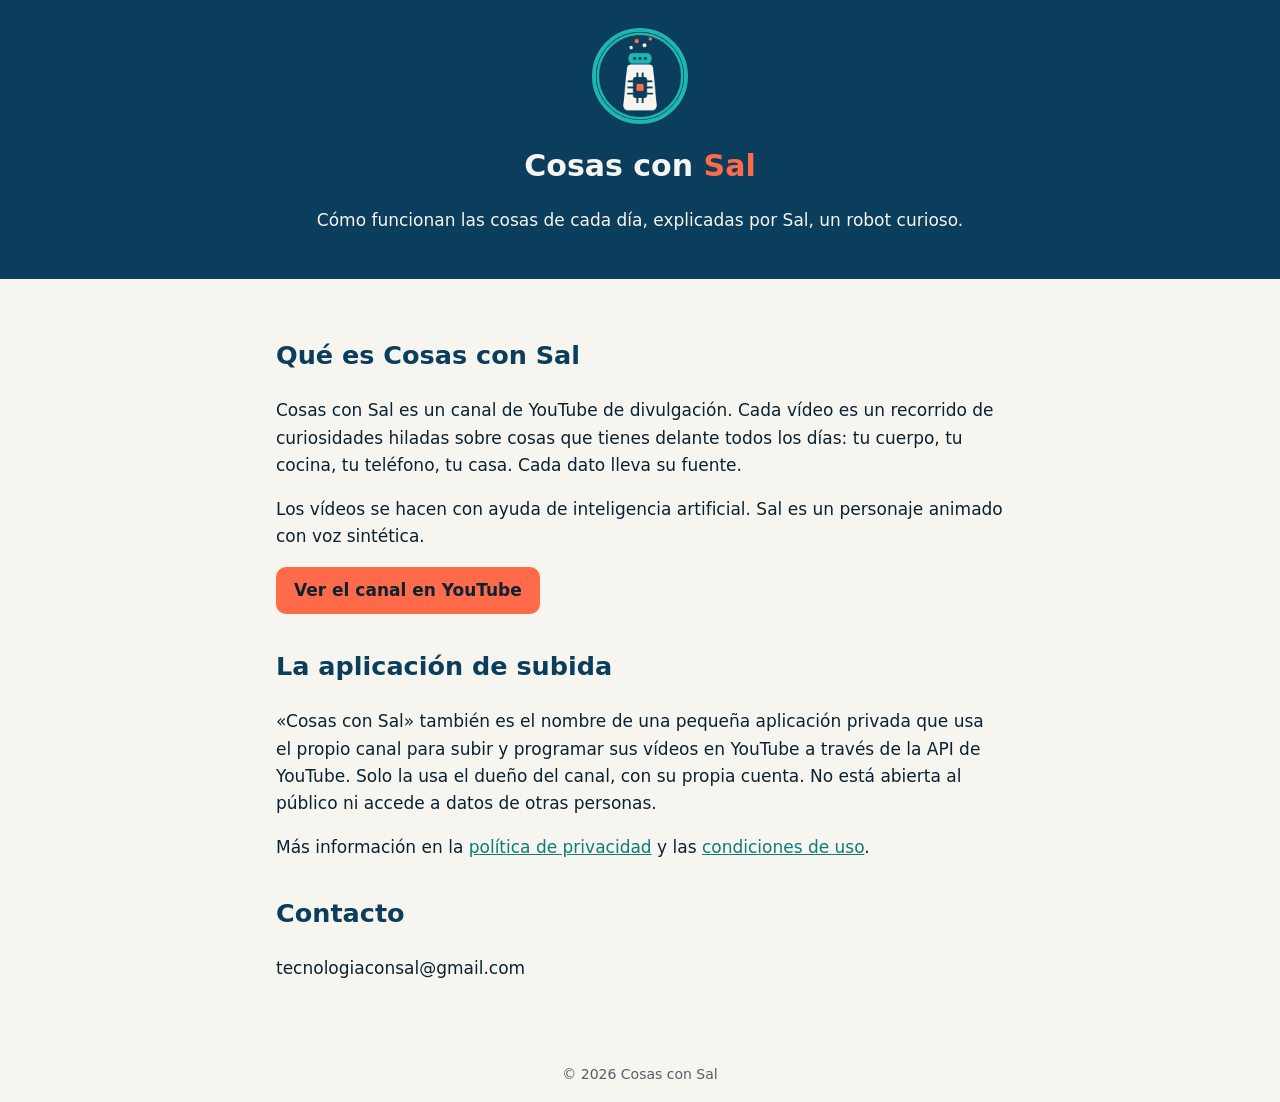
<file: index.html>
<!doctype html>
<html lang="es">
<head>
<meta charset="utf-8">
<meta name="viewport" content="width=device-width, initial-scale=1">
<title>Cosas con Sal</title>
<meta name="description" content="Cosas con Sal: cómo funcionan las cosas de cada día, explicadas por Sal, un robot curioso.">
<link rel="stylesheet" href="estilo.css">
</head>
<body>
<header>
  <img src="logo.png" alt="Logo de Cosas con Sal">
  <h1>Cosas con <span>Sal</span></h1>
  <p>Cómo funcionan las cosas de cada día, explicadas por Sal, un robot curioso.</p>
</header>
<main>
  <h2>Qué es Cosas con Sal</h2>
  <p>Cosas con Sal es un canal de YouTube de divulgación. Cada vídeo es un recorrido de curiosidades hiladas sobre cosas que tienes delante todos los días: tu cuerpo, tu cocina, tu teléfono, tu casa. Cada dato lleva su fuente.</p>
  <p>Los vídeos se hacen con ayuda de inteligencia artificial. Sal es un personaje animado con voz sintética.</p>
  <p><a class="boton" href="https://www.youtube.com/@cosasconsal">Ver el canal en YouTube</a></p>

  <h2>La aplicación de subida</h2>
  <p>«Cosas con Sal» también es el nombre de una pequeña aplicación privada que usa el propio canal para subir y programar sus vídeos en YouTube a través de la API de YouTube. Solo la usa el dueño del canal, con su propia cuenta. No está abierta al público ni accede a datos de otras personas.</p>
  <p>Más información en la <a href="privacidad.html">política de privacidad</a> y las <a href="condiciones.html">condiciones de uso</a>.</p>

  <h2>Contacto</h2>
  <p>tecnologiaconsal@gmail.com</p>
</main>
<footer>© 2026 Cosas con Sal</footer>
</body>
</html>
</file>
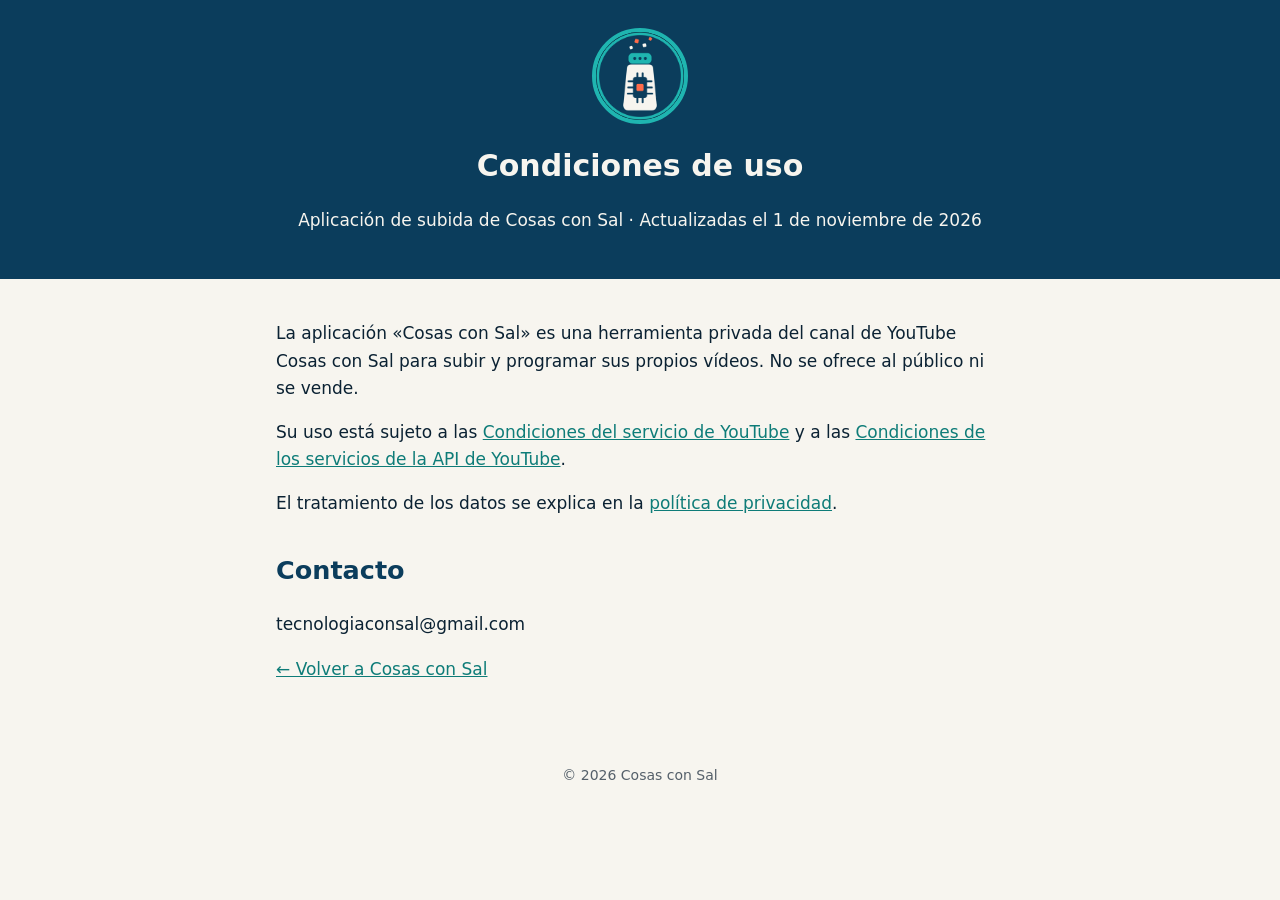
<file: condiciones.html>
<!doctype html>
<html lang="es">
<head>
<meta charset="utf-8">
<meta name="viewport" content="width=device-width, initial-scale=1">
<title>Condiciones · Cosas con Sal</title>
<link rel="stylesheet" href="estilo.css">
</head>
<body>
<header>
  <img src="logo.png" alt="Logo de Cosas con Sal">
  <h1>Condiciones de uso</h1>
  <p>Aplicación de subida de Cosas con Sal · Actualizadas el 1 de noviembre de 2026</p>
</header>
<main>
  <p>La aplicación «Cosas con Sal» es una herramienta privada del canal de YouTube Cosas con Sal para subir y programar sus propios vídeos. No se ofrece al público ni se vende.</p>
  <p>Su uso está sujeto a las <a href="https://www.youtube.com/t/terms">Condiciones del servicio de YouTube</a> y a las <a href="https://developers.google.com/youtube/terms/api-services-terms-of-service">Condiciones de los servicios de la API de YouTube</a>.</p>
  <p>El tratamiento de los datos se explica en la <a href="privacidad.html">política de privacidad</a>.</p>
  <h2>Contacto</h2>
  <p>tecnologiaconsal@gmail.com</p>
  <p><a href="index.html">← Volver a Cosas con Sal</a></p>
</main>
<footer>© 2026 Cosas con Sal</footer>
</body>
</html>
</file>
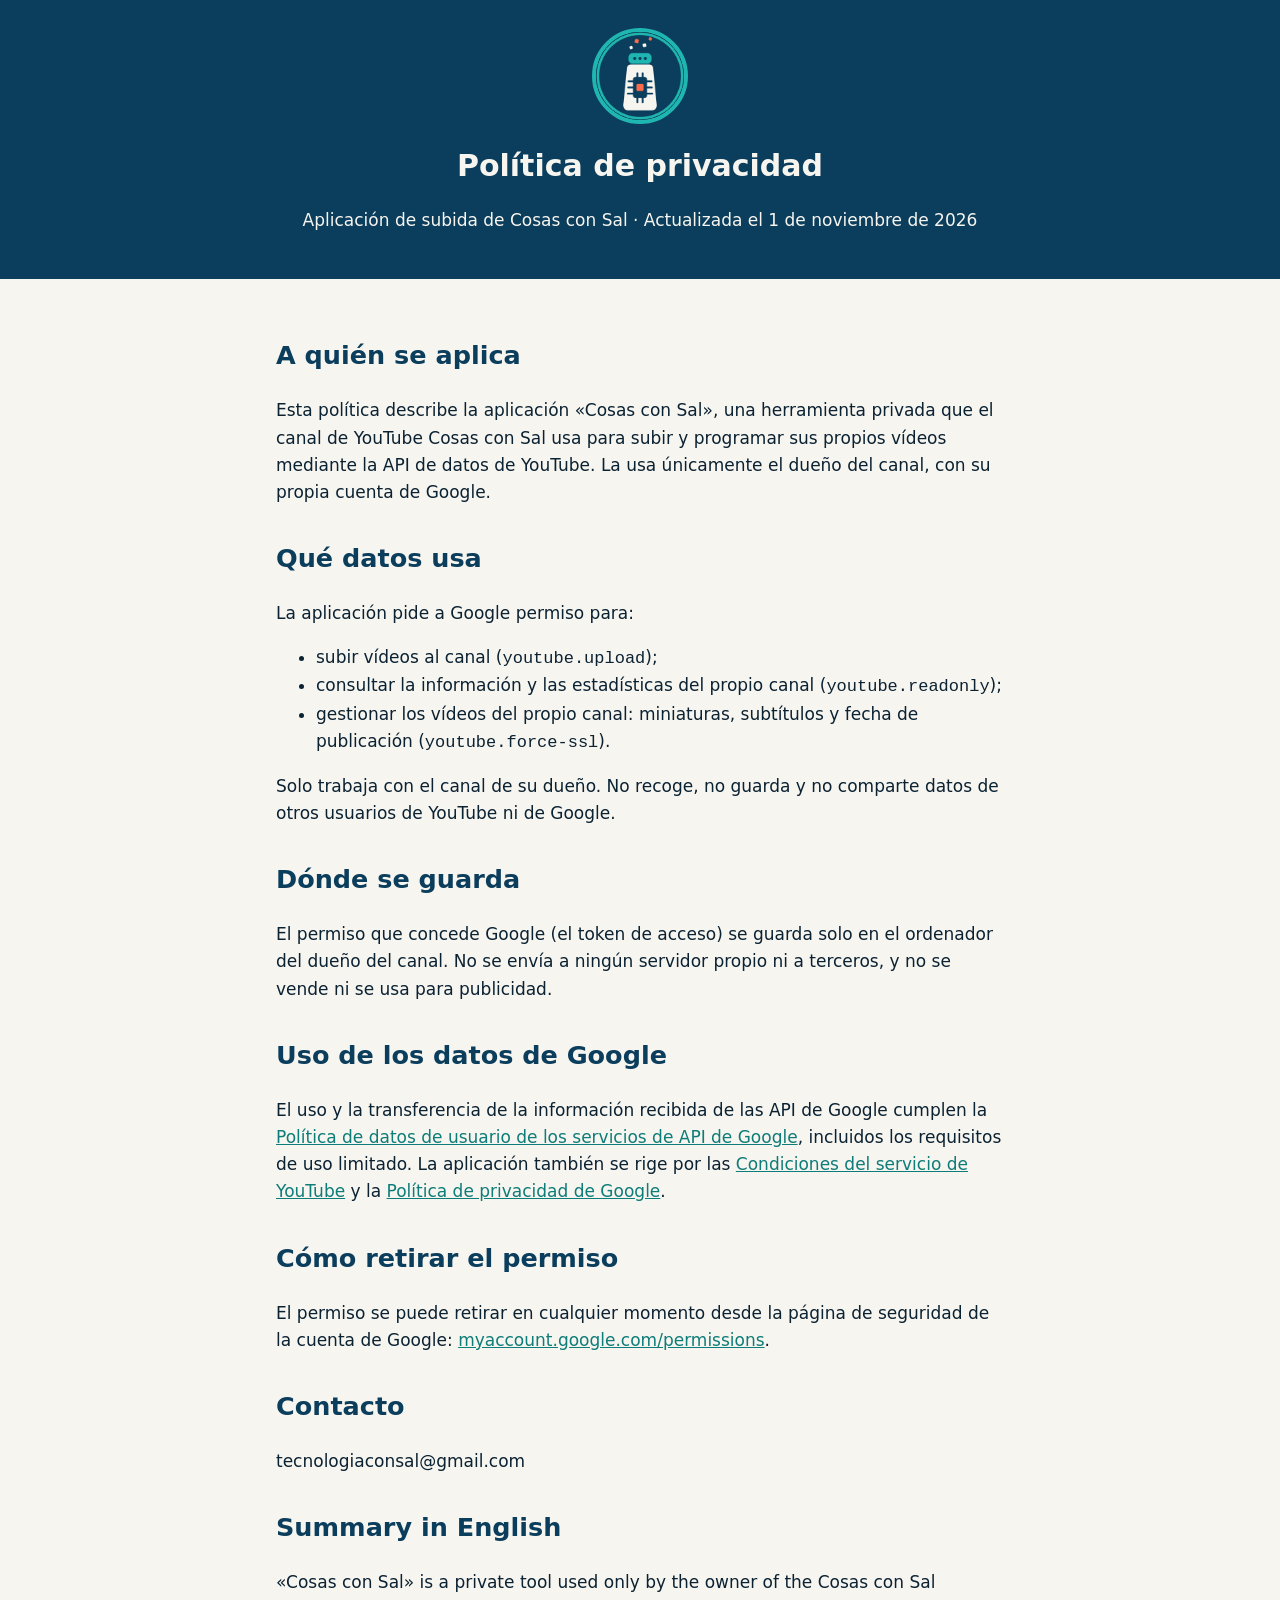
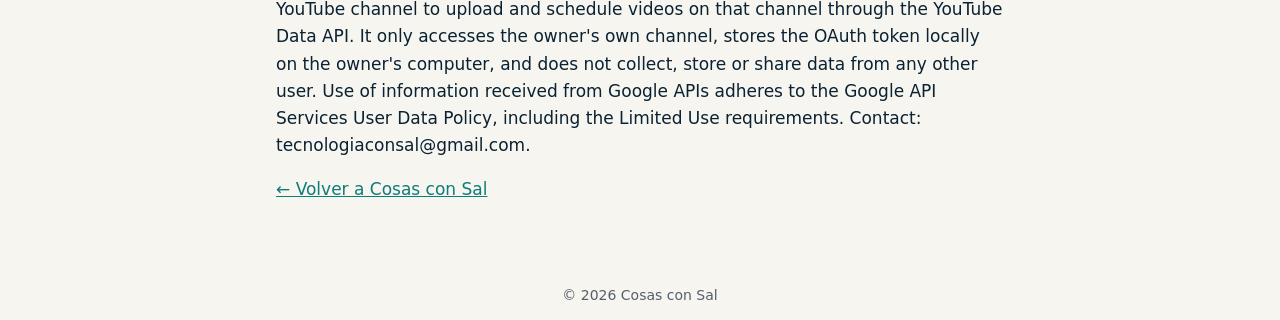
<file: privacidad.html>
<!doctype html>
<html lang="es">
<head>
<meta charset="utf-8">
<meta name="viewport" content="width=device-width, initial-scale=1">
<title>Privacidad · Cosas con Sal</title>
<link rel="stylesheet" href="estilo.css">
</head>
<body>
<header>
  <img src="logo.png" alt="Logo de Cosas con Sal">
  <h1>Política de privacidad</h1>
  <p>Aplicación de subida de Cosas con Sal · Actualizada el 1 de noviembre de 2026</p>
</header>
<main>
  <h2>A quién se aplica</h2>
  <p>Esta política describe la aplicación «Cosas con Sal», una herramienta privada que el canal de YouTube Cosas con Sal usa para subir y programar sus propios vídeos mediante la API de datos de YouTube. La usa únicamente el dueño del canal, con su propia cuenta de Google.</p>

  <h2>Qué datos usa</h2>
  <p>La aplicación pide a Google permiso para:</p>
  <ul>
    <li>subir vídeos al canal (<code>youtube.upload</code>);</li>
    <li>consultar la información y las estadísticas del propio canal (<code>youtube.readonly</code>);</li>
    <li>gestionar los vídeos del propio canal: miniaturas, subtítulos y fecha de publicación (<code>youtube.force-ssl</code>).</li>
  </ul>
  <p>Solo trabaja con el canal de su dueño. No recoge, no guarda y no comparte datos de otros usuarios de YouTube ni de Google.</p>

  <h2>Dónde se guarda</h2>
  <p>El permiso que concede Google (el token de acceso) se guarda solo en el ordenador del dueño del canal. No se envía a ningún servidor propio ni a terceros, y no se vende ni se usa para publicidad.</p>

  <h2>Uso de los datos de Google</h2>
  <p>El uso y la transferencia de la información recibida de las API de Google cumplen la <a href="https://developers.google.com/terms/api-services-user-data-policy">Política de datos de usuario de los servicios de API de Google</a>, incluidos los requisitos de uso limitado. La aplicación también se rige por las <a href="https://www.youtube.com/t/terms">Condiciones del servicio de YouTube</a> y la <a href="https://policies.google.com/privacy">Política de privacidad de Google</a>.</p>

  <h2>Cómo retirar el permiso</h2>
  <p>El permiso se puede retirar en cualquier momento desde la página de seguridad de la cuenta de Google: <a href="https://myaccount.google.com/permissions">myaccount.google.com/permissions</a>.</p>

  <h2>Contacto</h2>
  <p>tecnologiaconsal@gmail.com</p>

  <h2 lang="en">Summary in English</h2>
  <p lang="en">«Cosas con Sal» is a private tool used only by the owner of the Cosas con Sal YouTube channel to upload and schedule videos on that channel through the YouTube Data API. It only accesses the owner's own channel, stores the OAuth token locally on the owner's computer, and does not collect, store or share data from any other user. Use of information received from Google APIs adheres to the Google API Services User Data Policy, including the Limited Use requirements. Contact: tecnologiaconsal@gmail.com.</p>
  <p><a href="index.html">← Volver a Cosas con Sal</a></p>
</main>
<footer>© 2026 Cosas con Sal</footer>
</body>
</html>
</file>
<file: estilo.css>
:root{--mar:#0B3D5C;--agua:#1FB5B0;--sal:#F7F5EF;--coral:#FF6B4A;--tinta:#0B2233}
*{box-sizing:border-box}
body{margin:0;background:var(--sal);color:var(--tinta);font:17px/1.6 system-ui,-apple-system,"Segoe UI",Roboto,sans-serif}
header{background:var(--mar);color:var(--sal);padding:28px 16px;text-align:center}
header img{width:96px;height:96px;border-radius:50%;border:4px solid var(--agua)}
header h1{margin:10px 0 0;font-size:30px}
header h1 span{color:var(--coral)}
main{max-width:760px;margin:0 auto;padding:24px 16px 48px}
h2{color:var(--mar);margin-top:32px}
a{color:#0E7C78}
.boton{display:inline-block;background:var(--coral);color:var(--tinta);font-weight:700;padding:10px 18px;border-radius:10px;text-decoration:none}
footer{text-align:center;font-size:14px;color:#55606a;padding:16px}
</file>
